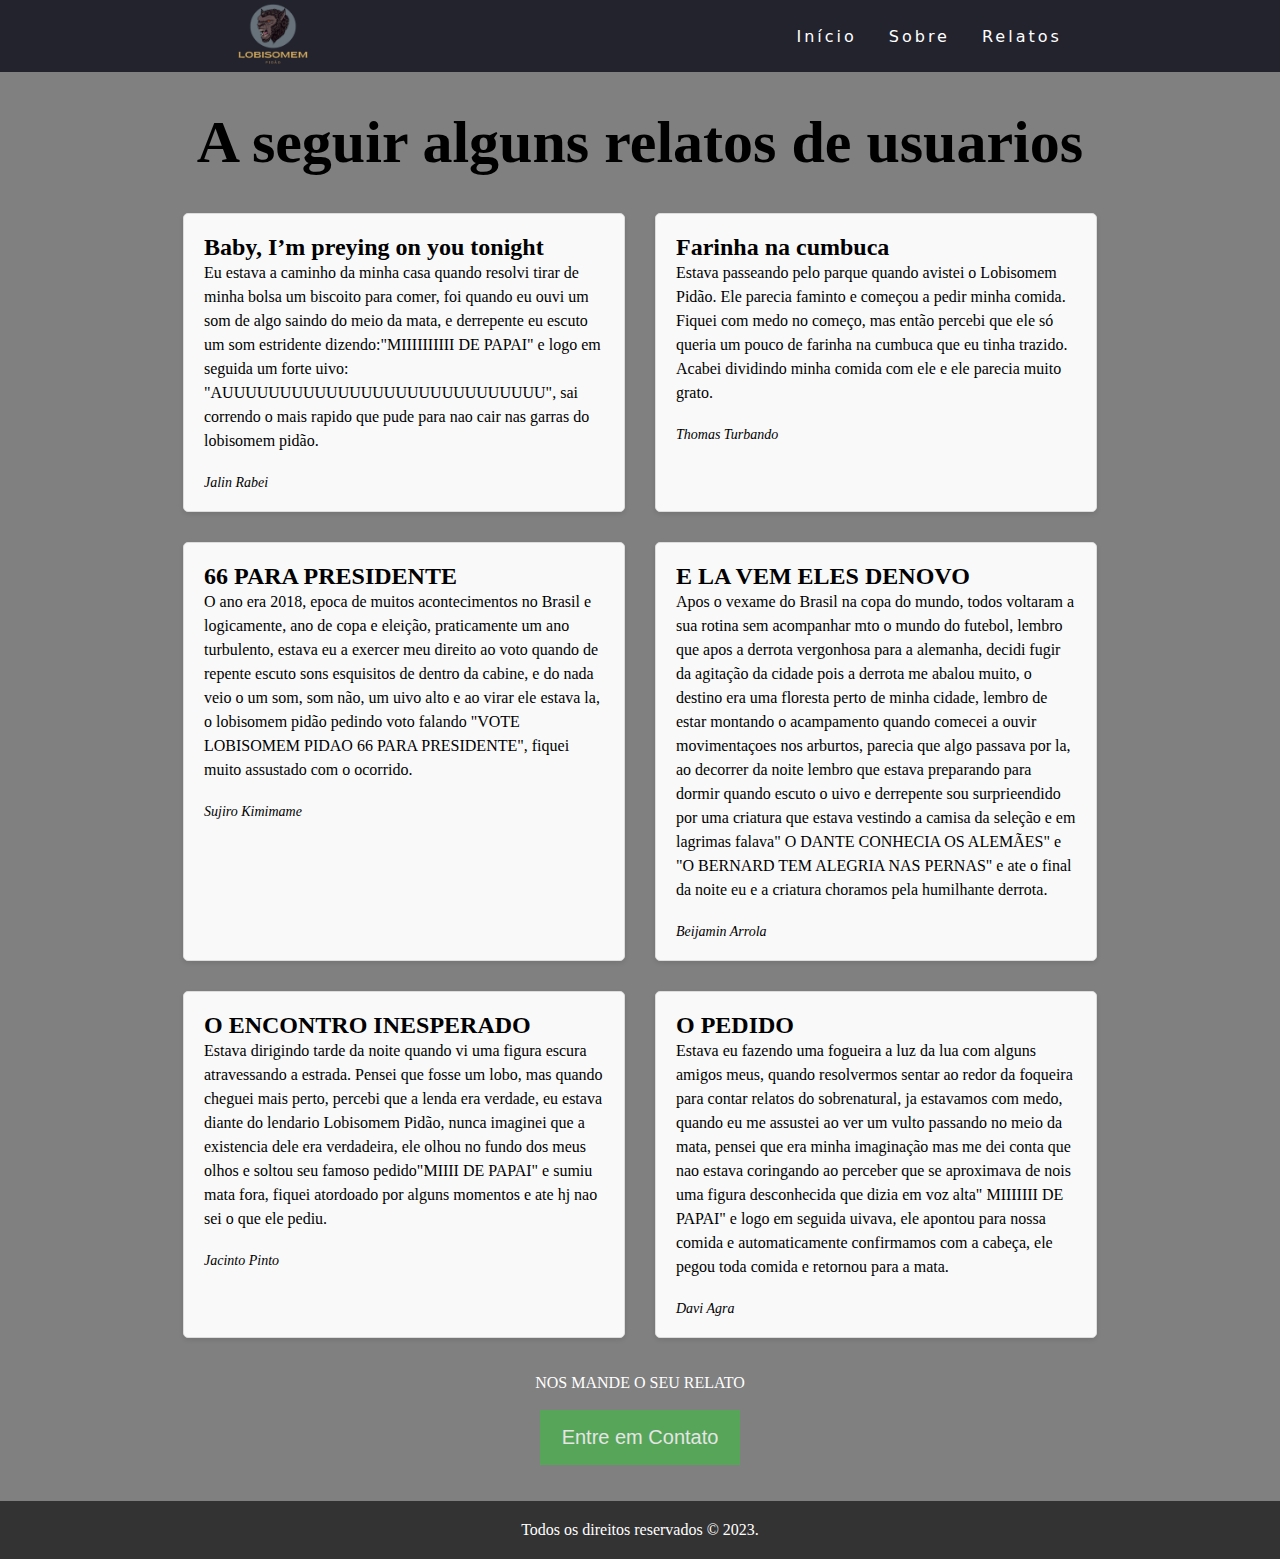
<file: relatos.html>
<!DOCTYPE html>
<html lang="en">
<head>
    <meta charset="UTF-8" />
    <meta http-equiv="X-UA-Compatible" content="IE=edge" />
    <meta name="viewport" content="width=device-width, initial-scale=1.0" />
    <script src="https://cdn.jsdelivr.net/npm/@popperjs/core@2.11.6/dist/umd/popper.min.js" integrity="sha384-oBqDVmMz9ATKxIep9tiCxS/Z9fNfEXiDAYTujMAeBAsjFuCZSmKbSSUnQlmh/jp3" crossorigin="anonymous"></script>
    <script src="https://cdn.jsdelivr.net/npm/bootstrap@5.3.0-alpha1/dist/js/bootstrap.min.js" integrity="sha384-mQ93GR66B00ZXjt0YO5KlohRA5SY2XofN4zfuZxLkoj1gXtW8ANNCe9d5Y3eG5eD" crossorigin="anonymous"></script>
    <title>Relatos</title>
    <link rel="stylesheet" type="text/css" href="style.css" />
        <script>
    function playAudio() {
    var audio = document.getElementById("myAudio");
    audio.play();
    }
        </script>
  </head >

  <body class="aparição">

 <header>
      <nav>
        <a> <img src="imagens/ICONE.png" width="110" height="105" onclick="playAudio()"> 
                  <audio id="myAudio">
        <source src="audio/audio.mp3" type="audio/mp3">
      </audio>
      <script>
    function playAudio() {
  var audio = document.getElementById("myAudio");
  audio.play();
  }
  </script>
        </a>
        <div class="mobile-menu">
          <div class="line1"></div>
          <div class="line2"></div>
          <div class="line3"></div>
        </div>
        <ul class="nav-list">
          <li><a href="index.html">Início</a></li>
          <li><a href="quem_somos.html">Sobre</a></li>
          <li><a href="relatos.html">Relatos</a></li>
        </ul>
      </nav>
       <script src="mobile-navbar.js"></script>
  </header>
  <br><br>
  	<h1 class="titulo">A seguir alguns relatos de usuarios</h1>
  <br><br>
  	<div class="relatos">
  <div class="relato">
    <h2>Baby, I’m preying on you tonight</h2>
    <p>Eu estava a caminho da minha casa quando resolvi tirar de minha bolsa um biscoito para comer, foi quando eu ouvi um som de algo saindo do meio da mata, e derrepente eu escuto um som estridente dizendo:"MIIIIIIIIII DE PAPAI" e logo em seguida um forte uivo: "AUUUUUUUUUUUUUUUUUUUUUUUUUUUU", sai correndo o mais rapido que pude para nao cair nas garras do lobisomem pidão. </p>
    <span class="autor">Jalin Rabei</span>
  </div>
  
  <div class="relato">
    <h2>Farinha na cumbuca</h2>
    <p>Estava passeando pelo parque quando avistei o Lobisomem Pidão. Ele parecia faminto e começou a pedir minha comida. Fiquei com medo no começo, mas então percebi que ele só queria um pouco de farinha na cumbuca que eu tinha trazido. Acabei dividindo minha comida com ele e ele parecia muito grato. </p>
    <span class="autor">Thomas Turbando</span>
  </div>
  
  <div class="relato">
    <h2>66 PARA PRESIDENTE</h2>
    <p>O ano era 2018, epoca de muitos acontecimentos no Brasil e logicamente, ano de copa e eleição, praticamente um ano turbulento, estava eu a exercer meu direito ao voto quando de repente escuto sons esquisitos de dentro da cabine, e do nada veio o um som, som não, um uivo alto e ao virar ele estava la, o lobisomem pidão pedindo voto falando "VOTE LOBISOMEM PIDAO 66 PARA PRESIDENTE", fiquei muito assustado com o ocorrido. </p>
    <span class="autor">Sujiro Kimimame</span>
  </div>

  <div class="relato">
    <h2>E LA VEM ELES DENOVO</h2>
    <p>Apos o vexame do Brasil na copa do mundo, todos voltaram a sua rotina sem acompanhar mto o mundo do futebol, lembro que apos a derrota vergonhosa para a alemanha, decidi fugir da agitação da cidade pois a derrota me abalou muito, o destino era uma floresta perto de minha cidade, lembro de estar montando o acampamento quando comecei a ouvir movimentaçoes nos arburtos, parecia que algo passava por la, ao decorrer da noite lembro que estava preparando para dormir quando escuto o uivo e derrepente sou surprieendido por uma criatura que estava vestindo a camisa da seleção e em lagrimas falava" O DANTE CONHECIA OS ALEMÃES" e "O BERNARD TEM ALEGRIA NAS PERNAS" e ate o final da noite eu e a criatura choramos pela humilhante derrota. </p>
    <span class="autor">Beijamin Arrola</span>
  </div>

  <div class="relato">
    <h2>O ENCONTRO INESPERADO</h2>
    <p>Estava dirigindo tarde da noite quando vi uma figura escura atravessando a estrada. Pensei que fosse um lobo, mas quando cheguei mais perto, percebi que a lenda era verdade, eu estava diante do lendario Lobisomem Pidão, nunca imaginei que a existencia dele era verdadeira, ele olhou no fundo dos meus olhos e soltou seu famoso pedido"MIIII DE PAPAI" e sumiu mata fora, fiquei atordoado por alguns momentos e ate hj nao sei o que ele pediu. </p>
    <span class="autor">Jacinto Pinto</span>
  </div>
    <div class="relato">
    <h2>O PEDIDO</h2>
    <p>Estava eu fazendo uma fogueira a luz da lua com alguns amigos meus, quando resolvermos sentar ao redor da foqueira para contar relatos do sobrenatural, ja estavamos com medo, quando eu me assustei ao ver um vulto passando no meio da mata, pensei que era minha imaginação mas me dei conta que nao estava coringando ao perceber que se aproximava de nois uma figura desconhecida que dizia em voz alta" MIIIIIII DE PAPAI" e logo em seguida uivava, ele apontou para nossa comida e automaticamente confirmamos com a cabeça, ele pegou toda comida e retornou para a mata. </p>
    <span class="autor">Davi Agra</span>
  </div>
</div>
<br><br>

<div class="contact-form">
	<a>NOS MANDE O SEU RELATO </a>
	<br>
	<br>
  <button class="open-button" onclick="openForm()">Entre em Contato</button>

  <div class="form-popup" id="contact-form">
    <form class="form-container">
      <h2>Entre em Contato</h2>

      <label for="name"><b>Nome</b></label>
      <input type="text" placeholder="Nome" name="name" required>

      <label for="email"><b>E-mail</b></label>
      <input type="email" placeholder="E-mail" name="email" required>

      <label for="message"><b>Mensagem</b></label>
      <textarea placeholder="Digite sua mensagem..." name="message" required></textarea>

      <button type="submit" class="btn">Enviar</button>
      <button type="button" class="btn cancel" onclick="closeForm()">Fechar</button>
    </form>
  </div>
</div>
<br><br>
    <footer>
    <div>
      <p>Todos os direitos reservados &copy; 2023.</p>
    </div>
  </footer>

  </body>
</html>
</file>
<file: style.css>
/* INDEX */
.aparição {
  margin: 0;
  padding: 0;
}

.conteudo {
  position: relative;
  display: flex;
  justify-content: center;
  align-items: center;
  flex-wrap: wrap;
}

.conteudo .box {
  position: sticky;
  width: 20rem;
  height: 20rem;
  margin: 3rem;
}
.conteudo .box:hover .imgBox {
  transform: translate(-1.5rem, -1.5rem);
}
.conteudo .box:hover .info {
  transform: translate(3.5rem, 3.5rem);
}

.imgBox {
  position: absolute;
  top: 0;
  left: 0;
  width: 100%;
  height: 100%;
  z-index: 2;
  transition: all 0.5s ease-in-out;
}

.imgBox img {
  width: 20rem;
  height: 20rem;
  object-fit: cover;
  resize: both;
}

.info {
  position: absolute;
  top: 0;
  left: 0;
  width: 100%;
  height: 105%;
  padding: 0.5rem;
  display: flex;
  justify-content: center;
  background-color: #FFF ; /* Cor da LEGENDA*/
  z-index: 1;
  align-items: flex-end;
  text-align: center;
  transition: 0.5s ease-in-out;
}

.info h2 {
  display: block;
  font-size: 2rem;
  color: # #FFFFFF;
  font-weight: 500;
  line-height: 2rem;
  letter-spacing: 1px;
}

.info span {
  color: #555;
  font-size: 1.0rem;
  font-weight: 300;
  letter-spacing: 2px;
}

@media (max-width: 600px) {
  .conteudo .box:hover .info {
    transform: translate(0, 3.5rem);
  }
  .conteudo .box:hover .imgBox {
    transform: translate(0, -3.5rem);
  }
}

/* BARRA DE NAVEGAÇÃO */

* {
  margin: 0;
  padding: 0;
}

a {
  color: #fff;
  text-decoration: none;
  transition: 0.3s;
}

a:hover {
  opacity: 0.7;
}

.logo {
  font-size: 24px;
  text-transform: uppercase;
  letter-spacing: 4px;
}

nav {
  display: flex;
  justify-content: space-around;
  align-items: center;
  font-family: system-ui, -apple-system, Helvetica, Arial, sans-serif;
  background: #23232e;
  height: 8vh;
}

main {
  background: url("bg.jpg") no-repeat center center;
  background-size: cover;
  height: 92vh;
}

.nav-list {
  list-style: none;
  display: flex;
}

.nav-list li {
  letter-spacing: 3px;
  margin-left: 32px;
}

.mobile-menu {
  display: none;
  cursor: pointer;
}

.mobile-menu div {
  width: 32px;
  height: 2px;
  background: #fff;
  margin: 8px;
  transition: 0.3s;
}

@media (max-width: 999px) {
  body {
    overflow-x: hidden;
  }
  .nav-list {
    position: absolute;
    top: 8vh;
    right: 0;
    width: 50vw;
    height: 92vh;
    background: #23232e;
    flex-direction: column;
    align-items: center;
    justify-content: space-around;
    transform: translateX(100%);
    transition: transform 0.3s ease-in;
  }
  .nav-list li {
    margin-left: 0;
    opacity: 0;
  }
  .mobile-menu {
    display: block;
  }
}

.nav-list.active {
  transform: translateX(0);
}

@keyframes navLinkFade {
  from {
    opacity: 0;
    transform: translateX(50px);
  }
  to {
    opacity: 1;
    transform: translateX(0);
  }
}

.mobile-menu.active .line1 {
  transform: rotate(-45deg) translate(-8px, 8px);
}

.mobile-menu.active .line2 {
  opacity: 0;
}

.mobile-menu.active .line3 {
  transform: rotate(45deg) translate(-5px, -7px);
}

footer {
  background-color: #333;
  color: #fff;
  padding: 20px 0;
  text-align: center;
}

.titulo{
  text-align: center;
  font-size: 50px;
}

.historia{
  text-align: center;
  font-size: 25px;
  
}
.lenda{
  font-family: Apple Chancery, cursive;
}

.titulo_quemsomos{
  text-align: center;
  font-family: Arial, sans-serif;
}

.titulo_quemsomos h1, h2{
  padding: 0;
  margin: 0px;
  margin-top: 0;

}


/* TEXTO QUEM SOMOS */ 
.texto {
  font-size: 25px;
  margin-bottom: 25px;
  margin: 25px 10px;
}


/* CARROSSEL DE FOTOS */

section {
  background: #808080;
  padding: 50px 0;
}

.conteudo_carrosel {
  max-width: 1044px;
  margin: 0 auto;
  padding: 0 20px;
}

.carousel {
  display: block;
  text-align: left;
  position: relative;
  margin-bottom: 22px;
}
.carousel > input {
  clip: rect(1px, 1px, 1px, 1px);
  clip-path: inset(50%);
  height: 1px;
  width: 1px;
  margin: -1px;
  overflow: hidden;
  padding: 0;
  position: absolute;
}
.carousel > input:nth-of-type(6):checked ~ .carousel__slides .carousel__slide:first-of-type {
  margin-left: -500%;
}
.carousel > input:nth-of-type(5):checked ~ .carousel__slides .carousel__slide:first-of-type {
  margin-left: -400%;
}
.carousel > input:nth-of-type(4):checked ~ .carousel__slides .carousel__slide:first-of-type {
  margin-left: -300%;
}
.carousel > input:nth-of-type(3):checked ~ .carousel__slides .carousel__slide:first-of-type {
  margin-left: -200%;
}
.carousel > input:nth-of-type(2):checked ~ .carousel__slides .carousel__slide:first-of-type {
  margin-left: -100%;
}
.carousel > input:nth-of-type(1):checked ~ .carousel__slides .carousel__slide:first-of-type {
  margin-left: 0%;
}
.carousel > input:nth-of-type(1):checked ~ .carousel__thumbnails li:nth-of-type(1) {
  box-shadow: 0px 0px 0px 5px rgba(0, 0, 255, 0.5);
}
.carousel > input:nth-of-type(2):checked ~ .carousel__thumbnails li:nth-of-type(2) {
  box-shadow: 0px 0px 0px 5px rgba(0, 0, 255, 0.5);
}
.carousel > input:nth-of-type(3):checked ~ .carousel__thumbnails li:nth-of-type(3) {
  box-shadow: 0px 0px 0px 5px rgba(0, 0, 255, 0.5);
}
.carousel > input:nth-of-type(4):checked ~ .carousel__thumbnails li:nth-of-type(4) {
  box-shadow: 0px 0px 0px 5px rgba(0, 0, 255, 0.5);
}
.carousel > input:nth-of-type(5):checked ~ .carousel__thumbnails li:nth-of-type(5) {
  box-shadow: 0px 0px 0px 5px rgba(0, 0, 255, 0.5);
}
.carousel > input:nth-of-type(6):checked ~ .carousel__thumbnails li:nth-of-type(6) {
  box-shadow: 0px 0px 0px 5px rgba(0, 0, 255, 0.5);
}

.carousel__slides {
  position: relative;
  z-index: 1;
  padding: 0;
  margin: 0;
  overflow: hidden;
  white-space: nowrap;
  box-sizing: border-box;
  display: flex;
}

.carousel__slide {
  position: relative;
  display: block;
  flex: 1 0 100%;
  width: 100%;
  height: 100%;
  overflow: hidden;
  transition: all 300ms ease-out;
  vertical-align: top;
  box-sizing: border-box;
  white-space: normal;
}
.carousel__slide figure {
  display: flex;
  margin: 0;
}
.carousel__slide div {
  position: relative;
  width: 100%;
}
.carousel__slide div:before {
  display: block;
  content: "";
  width: 100%;
  padding-top: 66.6666666667%;
}
.carousel__slide div > img {
  position: absolute;
  top: 0;
  left: 0;
  right: 0;
  bottom: 0;
  width: 100%;
  height: 100%;
}
.carousel__slide img {
  display: block;
  flex: 1 1 auto;
  object-fit: cover;
}
.carousel__slide figcaption {
  align-self: flex-end;
  padding: 20px 20px 0 20px;
  flex: 0 0 auto;
  width: 25%;
  min-width: 150px;
}
.carousel__slide .credit {
  margin-top: 1rem;
  color: rgba(0, 0, 0, 0.5);
  display: block;
}
.carousel__slide.scrollable {
  overflow-y: scroll;
}

.carousel__thumbnails {
  list-style: none;
  padding: 0;
  margin: 0;
  display: flex;
  margin: 0 -10px;
}
.carousel__slides + .carousel__thumbnails {
  margin-top: 20px;
}
.carousel__thumbnails li {
  flex: 1 1 auto;
  max-width: calc((100% / 6) - 20px);
  margin: 0 10px;
  transition: all 300ms ease-in-out;
}
.carousel__thumbnails label {
  display: block;
  position: relative;
}
.carousel__thumbnails label:before {
  display: block;
  content: "";
  width: 100%;
  padding-top: 100%;
}
.carousel__thumbnails label > img {
  position: absolute;
  top: 0;
  left: 0;
  right: 0;
  bottom: 0;
  width: 100%;
  height: 100%;
}
.carousel__thumbnails label:hover, .carousel__thumbnails label:focus {
  cursor: pointer;
}
.carousel__thumbnails label:hover img, .carousel__thumbnails label:focus img {
  box-shadow: 0px 0px 0px 1px rgba(0, 0, 0, 0.25);
  transition: all 300ms ease-in-out;
}
.carousel__thumbnails img {
  display: block;
  width: 100%;
  height: 100%;
  object-fit: cover;
}

body{
  background-color: gray;
}

/* FORMULARIO */

.contact-form {
  text-align: center;
}

.open-button {
  background-color: #4CAF50;
  color: white;
  padding: 16px 20px;
  border: none;
  cursor: pointer;
  opacity: 0.8;
  width: 200px;
  font-size: 20px;
}

.open-button:hover {
  opacity: 1;
}

.form-popup {
  display: none;
  position: fixed;
  top: 0;
  bottom: 0;
  left: 0;
  right: 0;
  background-color: rgba(0, 0, 0, 0.6);
  z-index: 9;
}

.form-container {
  display: inline-block;
  position: relative;
  margin: 5% auto;
  padding: 20px;
  background-color: #fefefe;
  border: 1px solid #888;
  width: 60%;
  max-width: 600px;
}

.form-container h2 {
  text-align: center;
  margin-top: 0;
}

.form-container label {
  display: block;
  text-align: left;
  margin: 10px 0;
}

.form-container input[type=text],
.form-container input[type=email],
.form-container textarea {
  width: 100%;
  padding: 10px;
  margin: 8px 0;
  border: 1px solid #ccc;
  box-sizing: border-box;
}

.form-container textarea {
  height: 100px;
}

.form-container .btn {
  background-color: #4CAF50;
  color: white;
  padding: 10px 20px;
  border: none;
  cursor: pointer;
  width: 50%;
  margin-right: 5%;
}

.form-container .btn:hover {
  background-color: #45a049;
}

.form-container .cancel {
  background-color: #ccc;
  color: black;
  width: 25%;
}

.form-container .cancel:hover {
  background-color: #bbb;
}


/* PARTE DO CSS PARA OS RELATOS */

.titulo{
  font-size: 60px;
}

.relatos {
  display: flex;
  flex-wrap: wrap;
  justify-content: center;
  gap: 30px;
}

.relato {
  background-color: #f9f9f9;
  border: 1px solid #ddd;
  border-radius: 5px;
  box-shadow: 0 2px 5px rgba(0,0,0,0.1);
  padding: 20px;
  width: 400px;
}

.relato h2 {
  margin-top: 0;
  font-size: 24px;
}

.relato p {
  margin-bottom: 20px;
  font-size: 16px;
  line-height: 1.5;
}

.relato .autor {
  font-size: 14px;
  font-style: italic;
  text-align: right;
}
</file>
